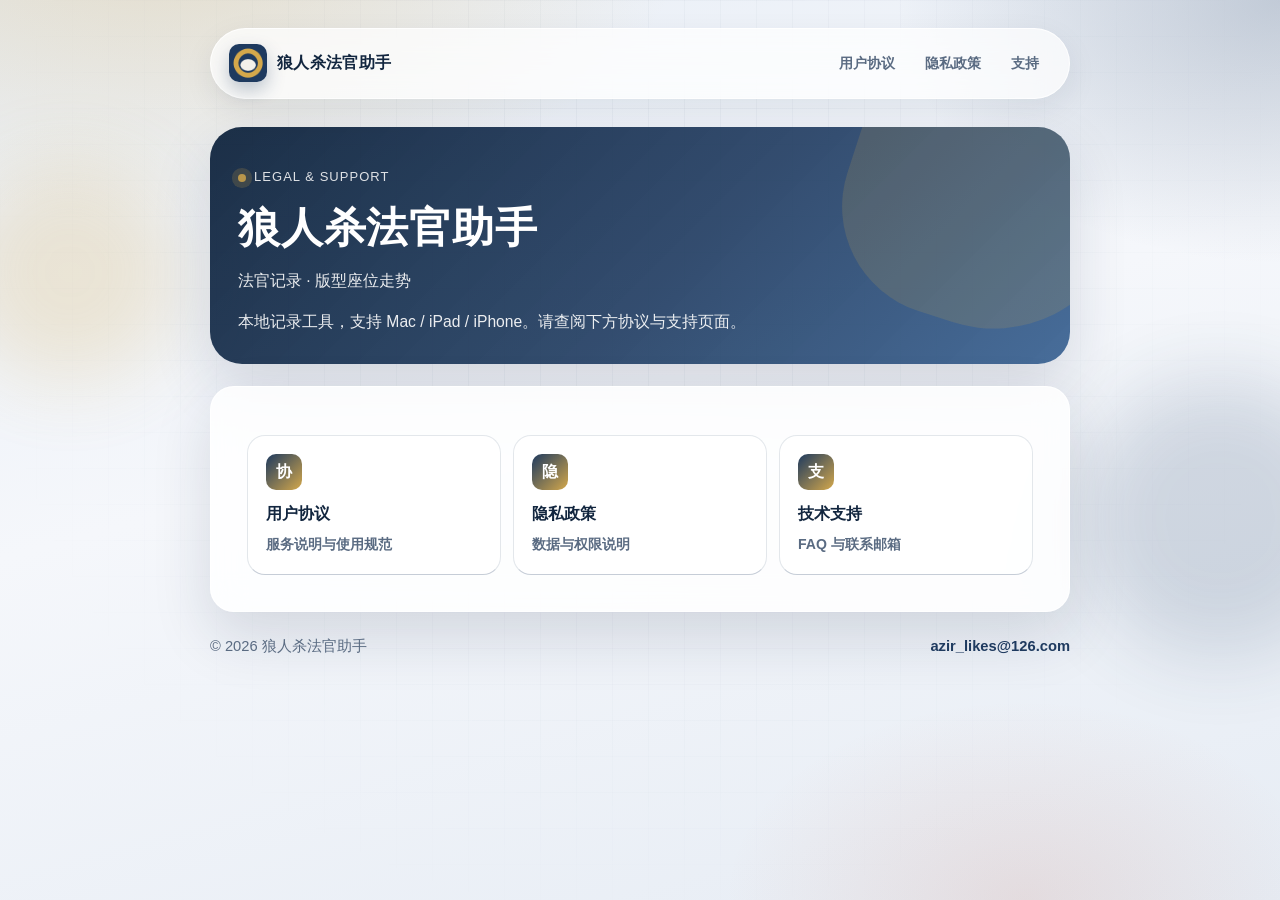
<file: index.html>
<!DOCTYPE html>
<html lang="zh-CN">
<head>
  <meta charset="UTF-8" />
  <meta name="viewport" content="width=device-width, initial-scale=1" />
  <title>狼人杀法官助手 · 法律与支持</title>
  <link rel="stylesheet" href="./site.css" />
</head>
<body>
  <div class="bg">
    <div class="orb orb-a"></div>
    <div class="orb orb-b"></div>
  </div>

  <div class="shell">
    <nav class="nav">
      <a class="brand" href="./index.html">
        <img class="brand-mark" src="./logo.png" width="38" height="38" alt="狼人杀法官助手" />
        狼人杀法官助手
      </a>
      <div class="nav-links">
        <a href="./terms.html">用户协议</a>
        <a href="./privacy.html">隐私政策</a>
        <a href="./support.html">支持</a>
      </div>
    </nav>

    <header class="hero">
      <div class="hero-kicker"><span></span>LEGAL &amp; SUPPORT</div>
      <h1>狼人杀法官助手</h1>
      <p class="meta">法官记录 · 版型座位走势</p>
      <p class="lead">本地记录工具，支持 Mac / iPad / iPhone。请查阅下方协议与支持页面。</p>
    </header>

    <article class="card">
      <div class="link-grid">
        <a class="link-card" href="./terms.html">
          <div class="emoji">协</div>
          <h3>用户协议</h3>
          <p>服务说明与使用规范</p>
        </a>
        <a class="link-card" href="./privacy.html">
          <div class="emoji">隐</div>
          <h3>隐私政策</h3>
          <p>数据与权限说明</p>
        </a>
        <a class="link-card" href="./support.html">
          <div class="emoji">支</div>
          <h3>技术支持</h3>
          <p>FAQ 与联系邮箱</p>
        </a>
      </div>
    </article>

    <footer class="footer">
      <span>© 2026 狼人杀法官助手</span>
      <a href="mailto:azir_likes@126.com">azir_likes@126.com</a>
    </footer>
  </div>
</body>
</html>
</file>
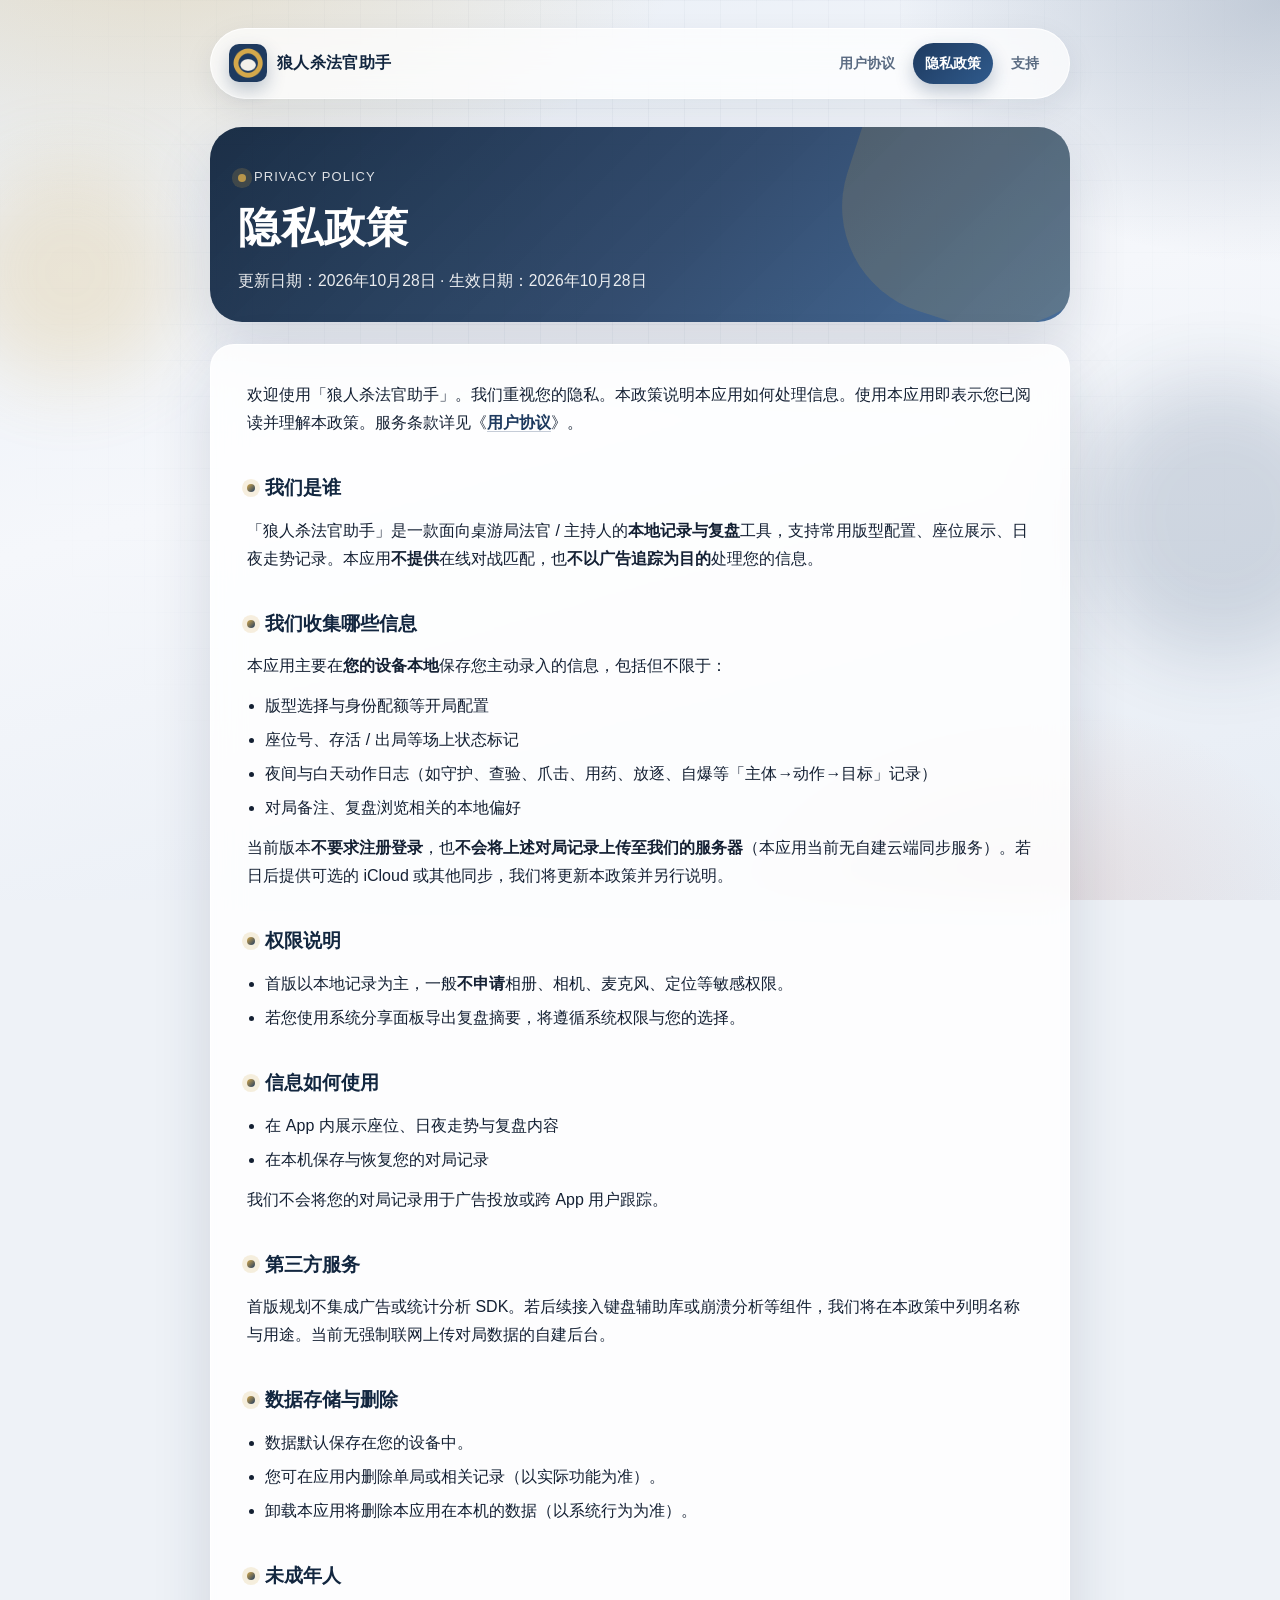
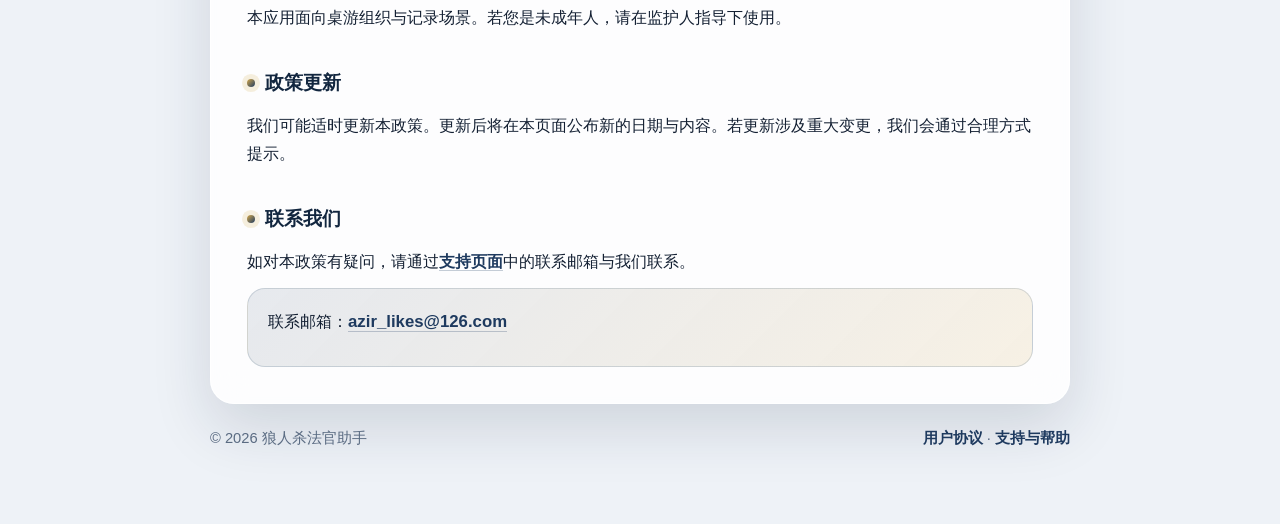
<file: privacy.html>
<!DOCTYPE html>
<html lang="zh-CN">
<head>
  <meta charset="UTF-8" />
  <meta name="viewport" content="width=device-width, initial-scale=1" />
  <title>狼人杀法官助手 · 隐私政策</title>
  <link rel="stylesheet" href="./site.css" />
</head>
<body>
  <div class="bg">
    <div class="orb orb-a"></div>
    <div class="orb orb-b"></div>
  </div>

  <div class="shell">
    <nav class="nav">
      <a class="brand" href="./index.html">
        <img class="brand-mark" src="./logo.png" width="38" height="38" alt="狼人杀法官助手" />
        狼人杀法官助手
      </a>
      <div class="nav-links">
        <a href="./terms.html">用户协议</a>
        <a class="active" href="./privacy.html">隐私政策</a>
        <a href="./support.html">支持</a>
      </div>
    </nav>

    <header class="hero">
      <div class="hero-kicker"><span></span>PRIVACY POLICY</div>
      <h1>隐私政策</h1>
      <p class="meta">更新日期：2026年10月28日 · 生效日期：2026年10月28日</p>
    </header>

    <article class="card">
      <p>欢迎使用「狼人杀法官助手」。我们重视您的隐私。本政策说明本应用如何处理信息。使用本应用即表示您已阅读并理解本政策。服务条款详见《<a href="./terms.html">用户协议</a>》。</p>

      <h2>我们是谁</h2>
      <p>「狼人杀法官助手」是一款面向桌游局法官 / 主持人的<strong>本地记录与复盘</strong>工具，支持常用版型配置、座位展示、日夜走势记录。本应用<strong>不提供</strong>在线对战匹配，也<strong>不以广告追踪为目的</strong>处理您的信息。</p>

      <h2>我们收集哪些信息</h2>
      <p>本应用主要在<strong>您的设备本地</strong>保存您主动录入的信息，包括但不限于：</p>
      <ul>
        <li>版型选择与身份配额等开局配置</li>
        <li>座位号、存活 / 出局等场上状态标记</li>
        <li>夜间与白天动作日志（如守护、查验、爪击、用药、放逐、自爆等「主体→动作→目标」记录）</li>
        <li>对局备注、复盘浏览相关的本地偏好</li>
      </ul>
      <p>当前版本<strong>不要求注册登录</strong>，也<strong>不会将上述对局记录上传至我们的服务器</strong>（本应用当前无自建云端同步服务）。若日后提供可选的 iCloud 或其他同步，我们将更新本政策并另行说明。</p>

      <h2>权限说明</h2>
      <ul>
        <li>首版以本地记录为主，一般<strong>不申请</strong>相册、相机、麦克风、定位等敏感权限。</li>
        <li>若您使用系统分享面板导出复盘摘要，将遵循系统权限与您的选择。</li>
      </ul>

      <h2>信息如何使用</h2>
      <ul>
        <li>在 App 内展示座位、日夜走势与复盘内容</li>
        <li>在本机保存与恢复您的对局记录</li>
      </ul>
      <p>我们不会将您的对局记录用于广告投放或跨 App 用户跟踪。</p>

      <h2>第三方服务</h2>
      <p>首版规划不集成广告或统计分析 SDK。若后续接入键盘辅助库或崩溃分析等组件，我们将在本政策中列明名称与用途。当前无强制联网上传对局数据的自建后台。</p>

      <h2>数据存储与删除</h2>
      <ul>
        <li>数据默认保存在您的设备中。</li>
        <li>您可在应用内删除单局或相关记录（以实际功能为准）。</li>
        <li>卸载本应用将删除本应用在本机的数据（以系统行为为准）。</li>
      </ul>

      <h2>未成年人</h2>
      <p>本应用面向桌游组织与记录场景。若您是未成年人，请在监护人指导下使用。</p>

      <h2>政策更新</h2>
      <p>我们可能适时更新本政策。更新后将在本页面公布新的日期与内容。若更新涉及重大变更，我们会通过合理方式提示。</p>

      <h2>联系我们</h2>
      <p>如对本政策有疑问，请通过<a href="./support.html">支持页面</a>中的联系邮箱与我们联系。</p>
      <div class="contact-card">
        <p>联系邮箱：<a href="mailto:azir_likes@126.com">azir_likes@126.com</a></p>
      </div>
    </article>

    <footer class="footer">
      <span>© 2026 狼人杀法官助手</span>
      <span>
        <a href="./terms.html">用户协议</a> ·
        <a href="./support.html">支持与帮助</a>
      </span>
    </footer>
  </div>
</body>
</html>
</file>
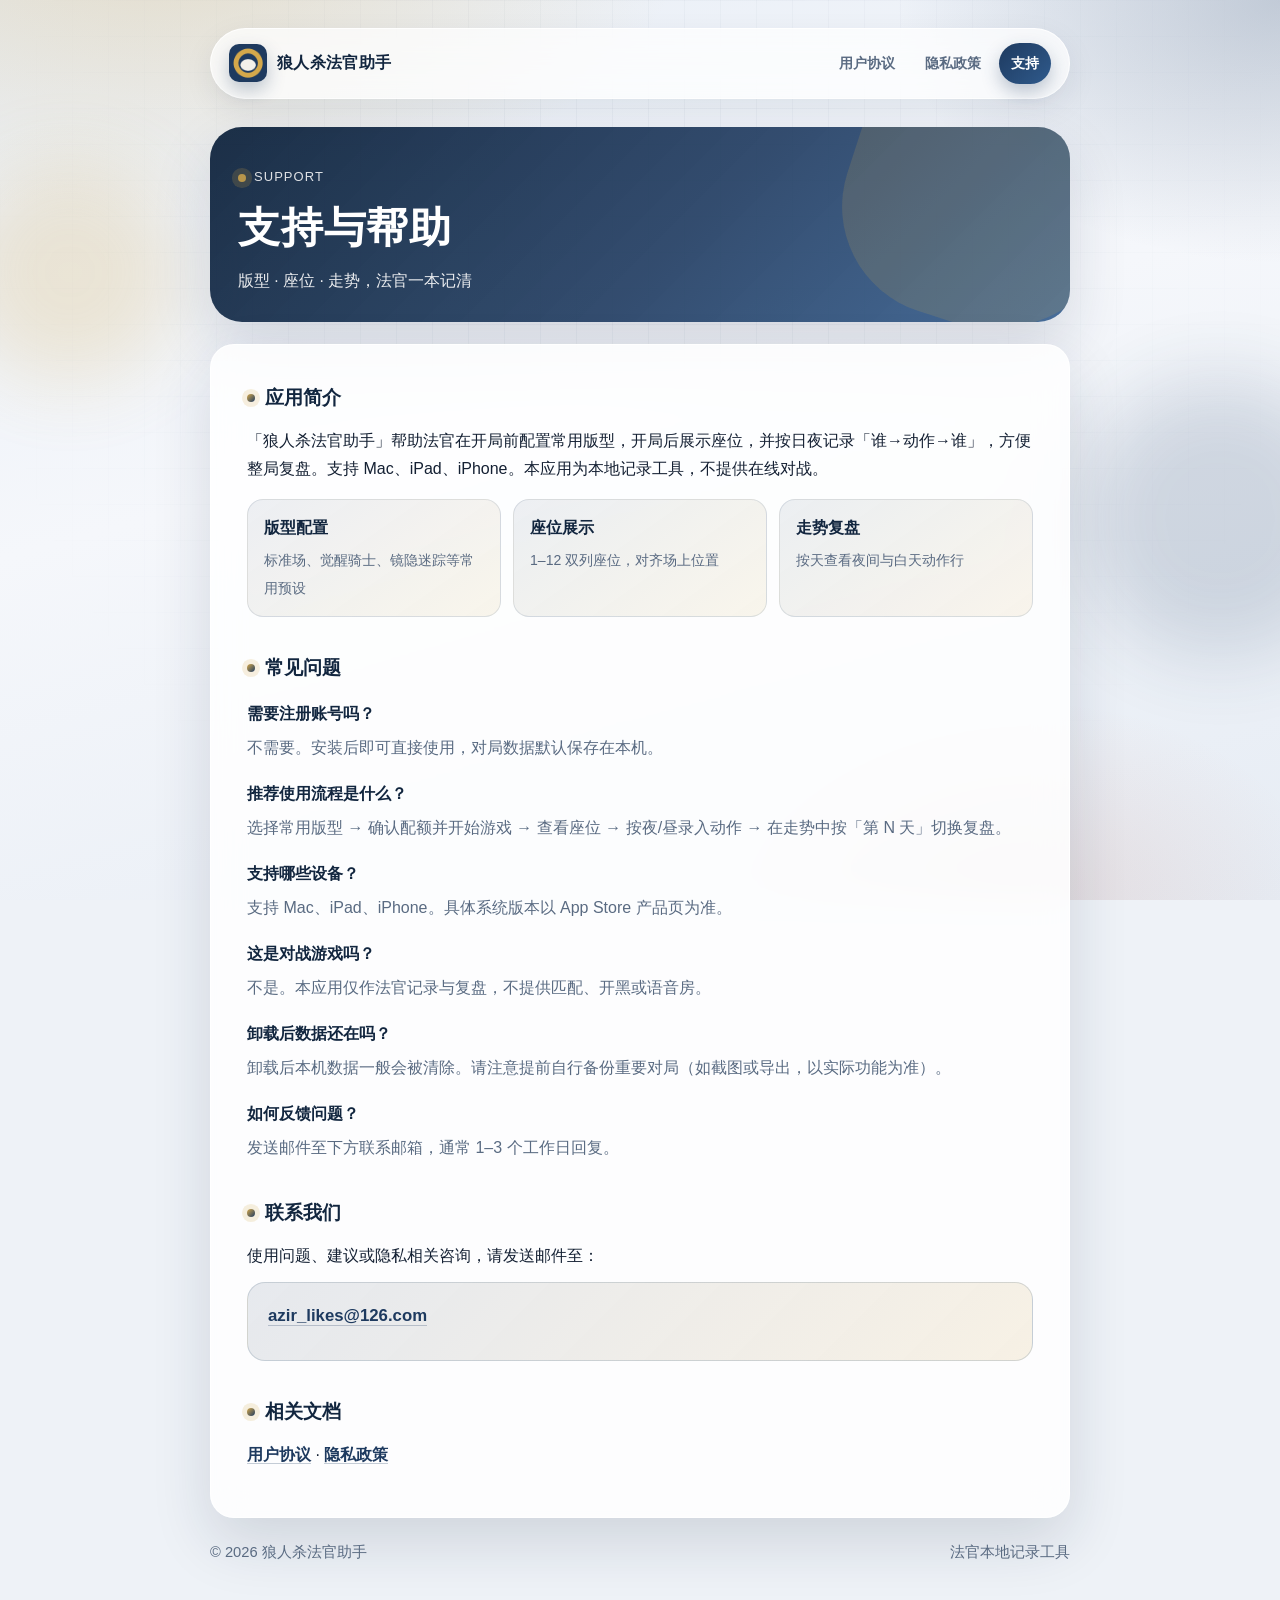
<file: support.html>
<!DOCTYPE html>
<html lang="zh-CN">
<head>
  <meta charset="UTF-8" />
  <meta name="viewport" content="width=device-width, initial-scale=1" />
  <title>狼人杀法官助手 · 支持与帮助</title>
  <link rel="stylesheet" href="./site.css" />
</head>
<body>
  <div class="bg">
    <div class="orb orb-a"></div>
    <div class="orb orb-b"></div>
  </div>

  <div class="shell">
    <nav class="nav">
      <a class="brand" href="./index.html">
        <img class="brand-mark" src="./logo.png" width="38" height="38" alt="狼人杀法官助手" />
        狼人杀法官助手
      </a>
      <div class="nav-links">
        <a href="./terms.html">用户协议</a>
        <a href="./privacy.html">隐私政策</a>
        <a class="active" href="./support.html">支持</a>
      </div>
    </nav>

    <header class="hero">
      <div class="hero-kicker"><span></span>SUPPORT</div>
      <h1>支持与帮助</h1>
      <p class="meta">版型 · 座位 · 走势，法官一本记清</p>
    </header>

    <article class="card">
      <h2>应用简介</h2>
      <p>「狼人杀法官助手」帮助法官在开局前配置常用版型，开局后展示座位，并按日夜记录「谁→动作→谁」，方便整局复盘。支持 Mac、iPad、iPhone。本应用为本地记录工具，不提供在线对战。</p>

      <div class="feature-grid">
        <div class="feature-pill">
          <strong>版型配置</strong>
          <span>标准场、觉醒骑士、镜隐迷踪等常用预设</span>
        </div>
        <div class="feature-pill">
          <strong>座位展示</strong>
          <span>1–12 双列座位，对齐场上位置</span>
        </div>
        <div class="feature-pill">
          <strong>走势复盘</strong>
          <span>按天查看夜间与白天动作行</span>
        </div>
      </div>

      <h2>常见问题</h2>
      <dl class="faq">
        <dt>需要注册账号吗？</dt>
        <dd>不需要。安装后即可直接使用，对局数据默认保存在本机。</dd>

        <dt>推荐使用流程是什么？</dt>
        <dd>选择常用版型 → 确认配额并开始游戏 → 查看座位 → 按夜/昼录入动作 → 在走势中按「第 N 天」切换复盘。</dd>

        <dt>支持哪些设备？</dt>
        <dd>支持 Mac、iPad、iPhone。具体系统版本以 App Store 产品页为准。</dd>

        <dt>这是对战游戏吗？</dt>
        <dd>不是。本应用仅作法官记录与复盘，不提供匹配、开黑或语音房。</dd>

        <dt>卸载后数据还在吗？</dt>
        <dd>卸载后本机数据一般会被清除。请注意提前自行备份重要对局（如截图或导出，以实际功能为准）。</dd>

        <dt>如何反馈问题？</dt>
        <dd>发送邮件至下方联系邮箱，通常 1–3 个工作日回复。</dd>
      </dl>

      <h2>联系我们</h2>
      <p>使用问题、建议或隐私相关咨询，请发送邮件至：</p>
      <div class="contact-card">
        <p><a href="mailto:azir_likes@126.com">azir_likes@126.com</a></p>
      </div>

      <h2>相关文档</h2>
      <p>
        <a href="./terms.html">用户协议</a> ·
        <a href="./privacy.html">隐私政策</a>
      </p>
    </article>

    <footer class="footer">
      <span>© 2026 狼人杀法官助手</span>
      <span>法官本地记录工具</span>
    </footer>
  </div>
</body>
</html>
</file>
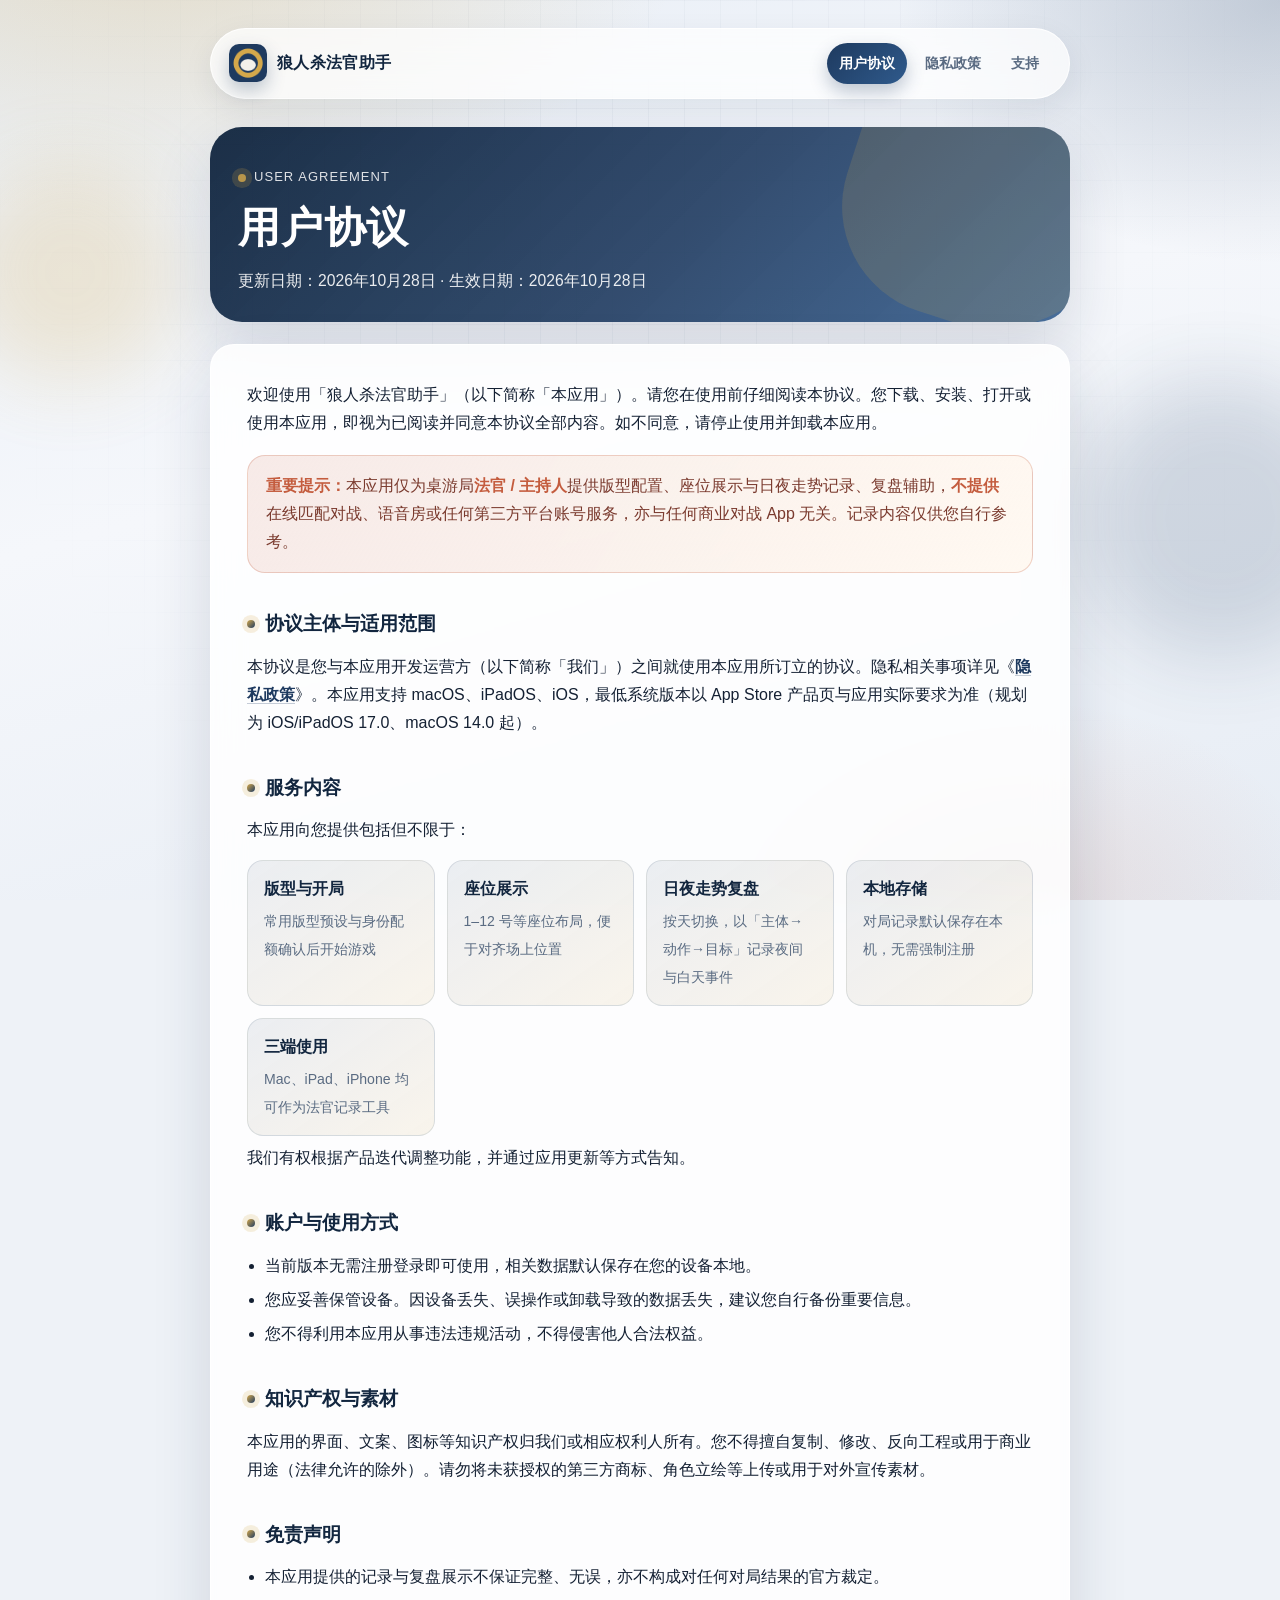
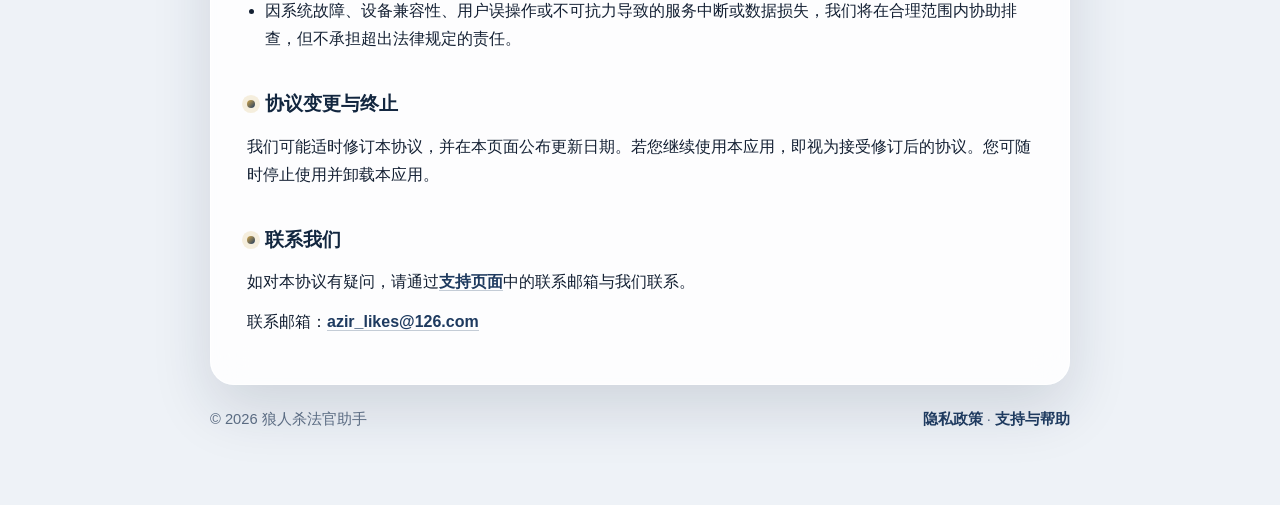
<file: terms.html>
<!DOCTYPE html>
<html lang="zh-CN">
<head>
  <meta charset="UTF-8" />
  <meta name="viewport" content="width=device-width, initial-scale=1" />
  <title>狼人杀法官助手 · 用户协议</title>
  <link rel="stylesheet" href="./site.css" />
</head>
<body>
  <div class="bg">
    <div class="orb orb-a"></div>
    <div class="orb orb-b"></div>
  </div>

  <div class="shell">
    <nav class="nav">
      <a class="brand" href="./index.html">
        <img class="brand-mark" src="./logo.png" width="38" height="38" alt="狼人杀法官助手" />
        狼人杀法官助手
      </a>
      <div class="nav-links">
        <a class="active" href="./terms.html">用户协议</a>
        <a href="./privacy.html">隐私政策</a>
        <a href="./support.html">支持</a>
      </div>
    </nav>

    <header class="hero">
      <div class="hero-kicker"><span></span>USER AGREEMENT</div>
      <h1>用户协议</h1>
      <p class="meta">更新日期：2026年10月28日 · 生效日期：2026年10月28日</p>
    </header>

    <article class="card">
      <p>欢迎使用「狼人杀法官助手」（以下简称「本应用」）。请您在使用前仔细阅读本协议。您下载、安装、打开或使用本应用，即视为已阅读并同意本协议全部内容。如不同意，请停止使用并卸载本应用。</p>

      <div class="warn">
        <strong>重要提示：</strong>本应用仅为桌游局<strong>法官 / 主持人</strong>提供版型配置、座位展示与日夜走势记录、复盘辅助，<strong>不提供</strong>在线匹配对战、语音房或任何第三方平台账号服务，亦与任何商业对战 App 无关。记录内容仅供您自行参考。
      </div>

      <h2>协议主体与适用范围</h2>
      <p>本协议是您与本应用开发运营方（以下简称「我们」）之间就使用本应用所订立的协议。隐私相关事项详见《<a href="./privacy.html">隐私政策</a>》。本应用支持 macOS、iPadOS、iOS，最低系统版本以 App Store 产品页与应用实际要求为准（规划为 iOS/iPadOS 17.0、macOS 14.0 起）。</p>

      <h2>服务内容</h2>
      <p>本应用向您提供包括但不限于：</p>
      <div class="feature-grid">
        <div class="feature-pill">
          <strong>版型与开局</strong>
          <span>常用版型预设与身份配额确认后开始游戏</span>
        </div>
        <div class="feature-pill">
          <strong>座位展示</strong>
          <span>1–12 号等座位布局，便于对齐场上位置</span>
        </div>
        <div class="feature-pill">
          <strong>日夜走势复盘</strong>
          <span>按天切换，以「主体→动作→目标」记录夜间与白天事件</span>
        </div>
        <div class="feature-pill">
          <strong>本地存储</strong>
          <span>对局记录默认保存在本机，无需强制注册</span>
        </div>
        <div class="feature-pill">
          <strong>三端使用</strong>
          <span>Mac、iPad、iPhone 均可作为法官记录工具</span>
        </div>
      </div>
      <p>我们有权根据产品迭代调整功能，并通过应用更新等方式告知。</p>

      <h2>账户与使用方式</h2>
      <ul>
        <li>当前版本无需注册登录即可使用，相关数据默认保存在您的设备本地。</li>
        <li>您应妥善保管设备。因设备丢失、误操作或卸载导致的数据丢失，建议您自行备份重要信息。</li>
        <li>您不得利用本应用从事违法违规活动，不得侵害他人合法权益。</li>
      </ul>

      <h2>知识产权与素材</h2>
      <p>本应用的界面、文案、图标等知识产权归我们或相应权利人所有。您不得擅自复制、修改、反向工程或用于商业用途（法律允许的除外）。请勿将未获授权的第三方商标、角色立绘等上传或用于对外宣传素材。</p>

      <h2>免责声明</h2>
      <ul>
        <li>本应用提供的记录与复盘展示不保证完整、无误，亦不构成对任何对局结果的官方裁定。</li>
        <li>因系统故障、设备兼容性、用户误操作或不可抗力导致的服务中断或数据损失，我们将在合理范围内协助排查，但不承担超出法律规定的责任。</li>
      </ul>

      <h2>协议变更与终止</h2>
      <p>我们可能适时修订本协议，并在本页面公布更新日期。若您继续使用本应用，即视为接受修订后的协议。您可随时停止使用并卸载本应用。</p>

      <h2>联系我们</h2>
      <p>如对本协议有疑问，请通过<a href="./support.html">支持页面</a>中的联系邮箱与我们联系。</p>
      <p>联系邮箱：<a href="mailto:azir_likes@126.com">azir_likes@126.com</a></p>
    </article>

    <footer class="footer">
      <span>© 2026 狼人杀法官助手</span>
      <span>
        <a href="./privacy.html">隐私政策</a> ·
        <a href="./support.html">支持与帮助</a>
      </span>
    </footer>
  </div>
</body>
</html>
</file>
<file: site.css>
:root {
  --brand: #1e3a5f;
  --brand-deep: #12263f;
  --accent: #d4a84b;
  --mark: #c45c3e;
  --ink: #142033;
  --muted: #5a6b82;
  --paper: #eef2f7;
  --card: rgba(255, 255, 255, 0.84);
  --line: rgba(30, 58, 95, 0.12);
  --shadow: 0 24px 60px rgba(18, 38, 63, 0.14);
  --radius: 24px;
  --font: "Avenir Next", "PingFang SC", "Hiragino Sans GB", "Microsoft YaHei", sans-serif;
  --display: "Avenir Next Condensed", "Avenir Next", "PingFang SC", sans-serif;
}

* { box-sizing: border-box; }
html { scroll-behavior: smooth; }
body {
  margin: 0;
  min-height: 100vh;
  font-family: var(--font);
  color: var(--ink);
  background: var(--paper);
  line-height: 1.75;
  overflow-x: hidden;
}

.bg {
  position: fixed;
  inset: 0;
  z-index: -1;
  background:
    radial-gradient(900px 520px at 12% -10%, rgba(212, 168, 75, 0.28), transparent 60%),
    radial-gradient(700px 480px at 100% 0%, rgba(30, 58, 95, 0.22), transparent 55%),
    radial-gradient(600px 400px at 80% 100%, rgba(196, 92, 62, 0.12), transparent 50%),
    linear-gradient(165deg, #e8eef6 0%, #f5f7fb 45%, #e6ecf4 100%);
}
.bg::before {
  content: "";
  position: absolute;
  inset: 0;
  background-image:
    linear-gradient(rgba(30, 58, 95, 0.035) 1px, transparent 1px),
    linear-gradient(90deg, rgba(30, 58, 95, 0.035) 1px, transparent 1px);
  background-size: 36px 36px;
  mask-image: radial-gradient(circle at 50% 30%, #000 20%, transparent 75%);
  pointer-events: none;
}
.orb {
  position: absolute;
  border-radius: 50%;
  filter: blur(40px);
  opacity: 0.45;
  animation: float 12s ease-in-out infinite;
}
.orb-a {
  width: 220px; height: 220px;
  left: -40px; top: 18%;
  background: rgba(212, 168, 75, 0.45);
}
.orb-b {
  width: 280px; height: 280px;
  right: -80px; top: 42%;
  background: rgba(30, 58, 95, 0.35);
  animation-delay: -4s;
}
@keyframes float {
  0%, 100% { transform: translateY(0) scale(1); }
  50% { transform: translateY(-18px) scale(1.05); }
}

.shell {
  width: min(860px, calc(100% - 32px));
  margin: 0 auto;
  padding: 28px 0 72px;
}

.nav {
  display: flex;
  align-items: center;
  justify-content: space-between;
  gap: 16px;
  padding: 14px 18px;
  margin-bottom: 28px;
  border-radius: 999px;
  background: rgba(255, 255, 255, 0.72);
  backdrop-filter: blur(14px);
  -webkit-backdrop-filter: blur(14px);
  border: 1px solid rgba(255, 255, 255, 0.85);
  box-shadow: 0 10px 30px rgba(18, 38, 63, 0.08);
  animation: rise 0.7s ease both;
}
.brand {
  display: flex;
  align-items: center;
  gap: 10px;
  text-decoration: none;
  color: var(--brand-deep);
  font-weight: 700;
  letter-spacing: 0.02em;
}
.brand-mark {
  width: 38px;
  height: 38px;
  border-radius: 10px;
  object-fit: cover;
  display: block;
  box-shadow: 0 8px 18px rgba(30, 58, 95, 0.28);
  background: #fff;
}
.nav-links {
  display: flex;
  flex-wrap: wrap;
  gap: 6px;
  justify-content: flex-end;
}
.nav-links a {
  text-decoration: none;
  color: var(--muted);
  font-size: 14px;
  font-weight: 600;
  padding: 8px 12px;
  border-radius: 999px;
  transition: 0.2s ease;
}
.nav-links a:hover {
  color: var(--brand);
  background: rgba(30, 58, 95, 0.08);
}
.nav-links a.active {
  color: #fff;
  background: linear-gradient(135deg, var(--brand), #2f5a8c);
  box-shadow: 0 8px 18px rgba(30, 58, 95, 0.28);
}

.hero {
  position: relative;
  padding: 36px 28px 28px;
  margin-bottom: 22px;
  border-radius: calc(var(--radius) + 8px);
  background:
    linear-gradient(135deg, rgba(18, 38, 63, 0.96), rgba(30, 58, 95, 0.9) 55%, rgba(47, 90, 140, 0.88));
  color: #fff;
  overflow: hidden;
  box-shadow: var(--shadow);
  animation: rise 0.8s 0.08s ease both;
}
.hero::after {
  content: "";
  position: absolute;
  width: 280px;
  height: 280px;
  right: -60px;
  top: -80px;
  border-radius: 40% 60% 55% 45%;
  background: rgba(212, 168, 75, 0.16);
  transform: rotate(18deg);
}
.hero-kicker {
  display: inline-flex;
  align-items: center;
  gap: 8px;
  font-size: 13px;
  letter-spacing: 0.08em;
  text-transform: uppercase;
  opacity: 0.85;
  margin-bottom: 14px;
}
.hero-kicker span {
  width: 8px;
  height: 8px;
  border-radius: 50%;
  background: var(--accent);
  box-shadow: 0 0 0 6px rgba(212, 168, 75, 0.22);
}
.hero h1 {
  position: relative;
  z-index: 1;
  margin: 0;
  font-family: var(--display);
  font-size: clamp(1.85rem, 4.5vw, 2.6rem);
  line-height: 1.2;
  letter-spacing: 0.02em;
  font-weight: 700;
}
.hero .meta,
.hero .lead {
  position: relative;
  z-index: 1;
  margin: 14px 0 0;
  opacity: 0.9;
  font-size: 0.98rem;
}
.hero .lead { max-width: 36em; }

.card {
  background: var(--card);
  backdrop-filter: blur(16px);
  -webkit-backdrop-filter: blur(16px);
  border: 1px solid rgba(255, 255, 255, 0.85);
  border-radius: var(--radius);
  padding: clamp(22px, 4vw, 36px);
  box-shadow: var(--shadow);
  animation: rise 0.85s 0.15s ease both;
}
.card h2 {
  margin: 34px 0 12px;
  font-size: 1.2rem;
  color: var(--brand-deep);
  display: flex;
  align-items: center;
  gap: 10px;
}
.card h2::before {
  content: "";
  width: 8px;
  height: 8px;
  border-radius: 50%;
  background: linear-gradient(135deg, var(--accent), var(--brand));
  box-shadow: 0 0 0 5px rgba(212, 168, 75, 0.18);
  flex: 0 0 auto;
}
.card h2:first-child { margin-top: 0; }
.card p { margin: 0 0 12px; }
.card ul { padding-left: 1.15em; margin: 0 0 12px; }
.card li { margin: 6px 0; color: var(--ink); }
.card a {
  color: var(--brand);
  font-weight: 600;
  text-decoration: none;
  border-bottom: 1px solid rgba(30, 58, 95, 0.25);
}
.card a:hover { border-bottom-color: var(--brand); }

.warn {
  margin: 18px 0 8px;
  padding: 16px 18px;
  border-radius: 18px;
  background: linear-gradient(120deg, rgba(196, 92, 62, 0.12), rgba(255, 248, 240, 0.9));
  border: 1px solid rgba(196, 92, 62, 0.25);
  color: #7a3a2e;
}
.warn strong { color: var(--mark); }

.feature-grid {
  display: grid;
  grid-template-columns: repeat(auto-fit, minmax(180px, 1fr));
  gap: 12px;
  margin: 16px 0 8px;
}
.feature-pill {
  padding: 14px 16px;
  border-radius: 16px;
  background: linear-gradient(145deg, rgba(30, 58, 95, 0.08), rgba(212, 168, 75, 0.1));
  border: 1px solid var(--line);
}
.feature-pill strong {
  display: block;
  margin-bottom: 4px;
  color: var(--brand-deep);
}
.feature-pill span {
  font-size: 0.88rem;
  color: var(--muted);
}

.contact-card {
  margin-top: 12px;
  padding: 18px 20px;
  border-radius: 18px;
  background: linear-gradient(135deg, rgba(30, 58, 95, 0.1), rgba(212, 168, 75, 0.14));
  border: 1px solid rgba(30, 58, 95, 0.16);
}
.contact-card a { font-size: 1.05rem; }

.faq dt {
  margin-top: 18px;
  font-weight: 700;
  color: var(--brand-deep);
}
.faq dt:first-child { margin-top: 0; }
.faq dd {
  margin: 6px 0 0;
  color: var(--muted);
}

.link-grid {
  display: grid;
  grid-template-columns: repeat(auto-fit, minmax(200px, 1fr));
  gap: 12px;
  margin-top: 12px;
}
.link-card {
  display: block;
  text-decoration: none;
  padding: 18px;
  border-radius: 18px;
  background: rgba(255, 255, 255, 0.65);
  border: 1px solid var(--line);
  color: inherit;
}
.link-card:hover {
  background: #fff;
  box-shadow: 0 12px 28px rgba(18, 38, 63, 0.1);
}
.link-card .emoji {
  width: 36px;
  height: 36px;
  border-radius: 10px;
  display: grid;
  place-items: center;
  margin-bottom: 10px;
  font-weight: 800;
  color: #fff;
  background: linear-gradient(135deg, var(--brand), var(--accent));
}
.link-card h3 {
  margin: 0 0 4px;
  color: var(--brand-deep);
  font-size: 1rem;
}
.link-card p {
  margin: 0;
  font-size: 0.88rem;
  color: var(--muted);
  border: none;
}

.footer {
  margin-top: 22px;
  display: flex;
  flex-wrap: wrap;
  gap: 10px 18px;
  justify-content: space-between;
  color: var(--muted);
  font-size: 0.92rem;
  animation: rise 0.9s 0.2s ease both;
}
.footer a {
  color: var(--brand);
  text-decoration: none;
  font-weight: 600;
}

@keyframes rise {
  from { opacity: 0; transform: translateY(18px); }
  to { opacity: 1; transform: translateY(0); }
}

@media (max-width: 640px) {
  .nav {
    border-radius: 22px;
    flex-direction: column;
    align-items: flex-start;
  }
  .nav-links { width: 100%; }
  .hero { padding: 28px 20px; }
}
</file>
